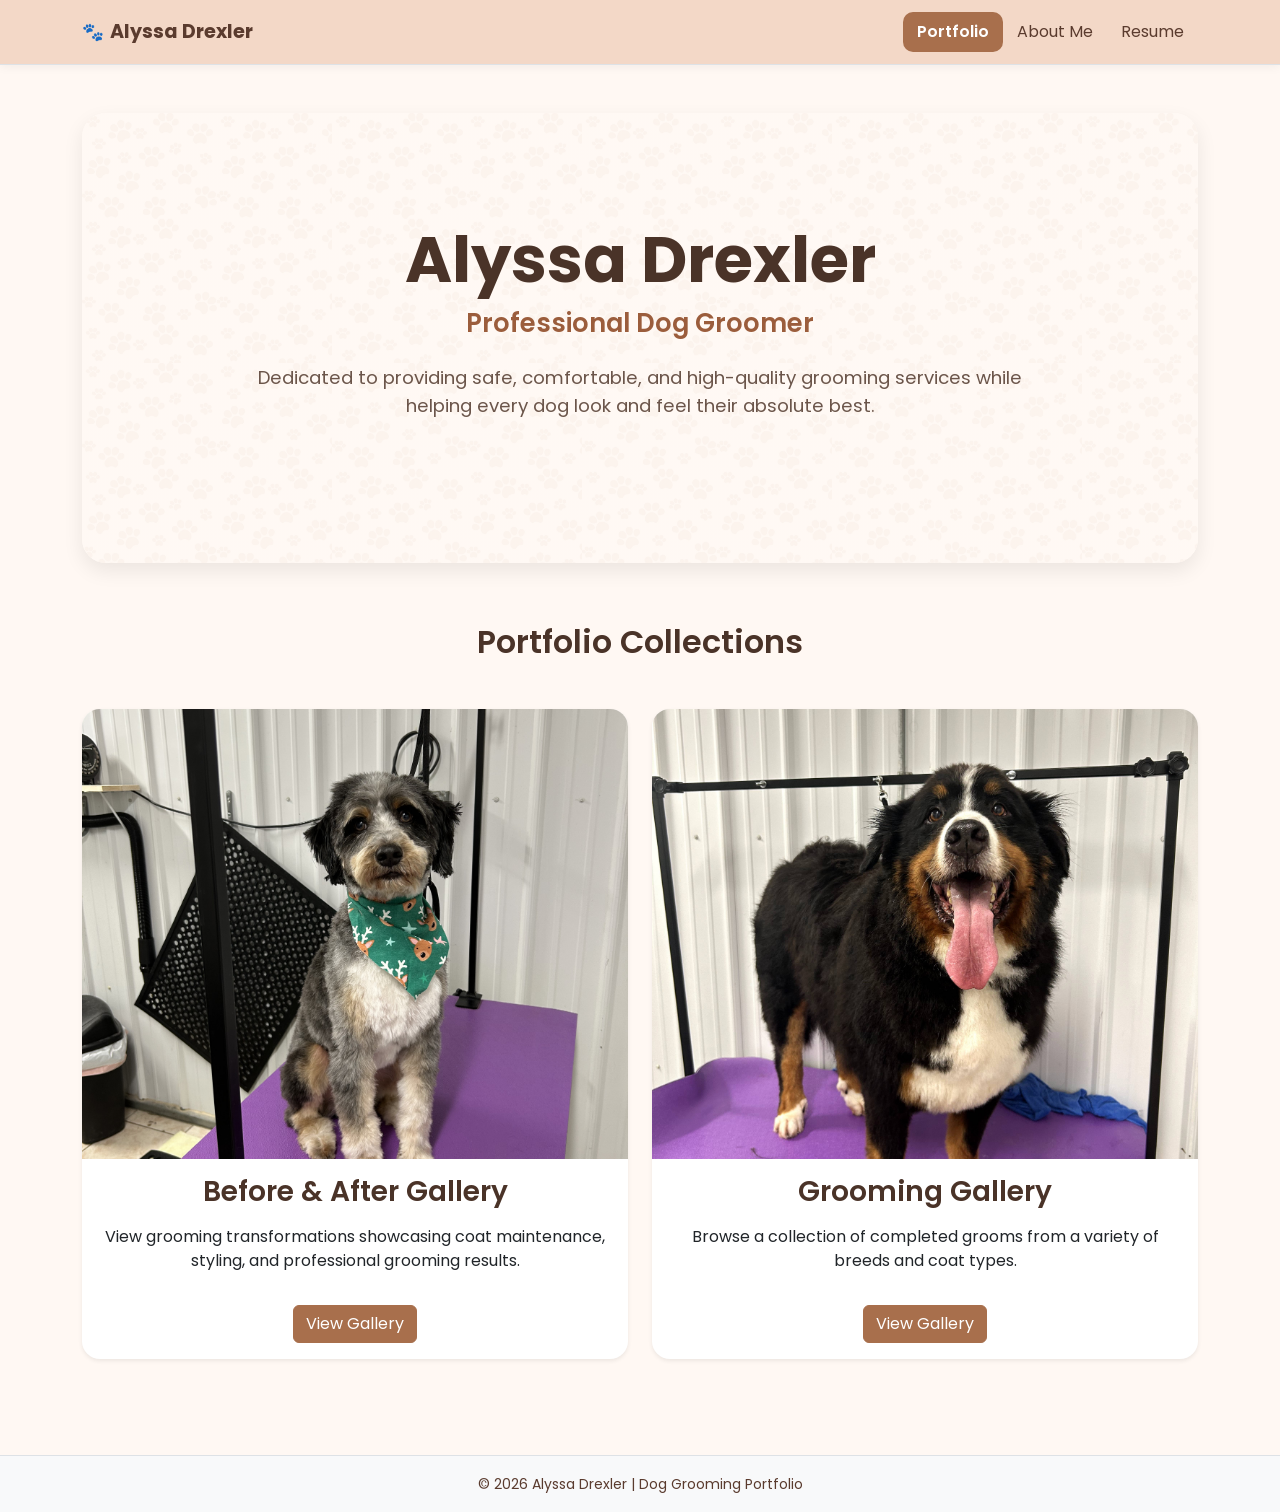
<file: index.html>
<!DOCTYPE html>
<html lang="en">
<head>
  <meta charset="UTF-8" />
  <meta name="viewport" content="width=device-width, initial-scale=1.0" />
  <title>Alyssa Drexler Grooming Portfolio</title>

  <!-- Bootstrap CSS -->
  <link href="https://cdn.jsdelivr.net/npm/bootstrap@5.3.8/dist/css/bootstrap.min.css" rel="stylesheet">

  <link rel="preconnect" href="https://fonts.googleapis.com">
  <link rel="preconnect" href="https://fonts.gstatic.com" crossorigin>
  <link href="https://fonts.googleapis.com/css2?family=Poppins:wght@300;400;500;600;700&display=swap" rel="stylesheet">
  <!-- Your custom CSS -->
  <link rel="stylesheet" href="./style.css">
</head>

<body>
  <!-- Navbar -->
  <nav class="navbar navbar-expand-lg navbar-light bg-light border-bottom">
    <div class="container">
      <a class="navbar-brand fw-bold" href="index.html">
            <span class="paw-icon">🐾</span>Alyssa Drexler
        </a>

      <button class="navbar-toggler" type="button" data-bs-toggle="collapse" data-bs-target="#navbarNav">
        <span class="navbar-toggler-icon"></span>
      </button>

      <div class="collapse navbar-collapse" id="navbarNav">
        <ul class="navbar-nav ms-auto">
          <li class="nav-item">
            <a class="nav-link active" href="index.html">Portfolio</a>
          </li>
          <li class="nav-item">
            <a class="nav-link" href="about.html">About Me</a>
          </li>
          <li class="nav-item">
            <a class="nav-link" href="resume.html">Resume</a>
          </li>
        </ul>
      </div>
    </div>
  </nav>

  <!-- Hero Section -->
<main class="container py-5">

  <section class="hero-section fade-in">
    <div class="hero-content">
      <h1>Alyssa Drexler</h1>

      <h2>Professional Dog Groomer</h2>

      <p>
        Dedicated to providing safe, comfortable, and high-quality grooming
        services while helping every dog look and feel their absolute best.
      </p>
    </div>
  </section>

    <!-- Portfolio Preview -->
   <section class="fade-in fade-in-delay-1">
    <h2 class="text-center mb-5">Portfolio Collections</h2>

    <div class="row g-4">

        <!-- Before & After Gallery -->
       <div class="col-md-6 fade-in fade-in-delay-2">
            <div class="card h-100 shadow-sm">

                <img src="before_and_after/goose-after.jpg"
                   class="card-img-top gallery-preview"
                   alt="Before and After Gallery Preview">

                <div class="card-body text-center">

                    <h3>Before & After Gallery</h3>

                    <p class="mt-3">
                        View grooming transformations showcasing coat maintenance,
                        styling, and professional grooming results.
                    </p>

                    <a href="portfolio-baa.html"
                       class="btn btn-primary mt-3">
                        View Gallery
                    </a>

                </div>
            </div>
        </div>

        <!-- Grooming Gallery -->
      <div class="col-md-6 fade-in fade-in-delay-3">
            <div class="card h-100 shadow-sm">

                <img src="gallery/Teddy.jpg"
                   class="card-img-top gallery-preview"
                   alt="Grooming Gallery Preview">

                <div class="card-body text-center">

                    <h3>Grooming Gallery</h3>

                    <p class="mt-3">
                        Browse a collection of completed grooms from a variety
                        of breeds and coat types.
                    </p>

                    <a href="portfolio-gallery.html"
                       class="btn btn-primary mt-3">
                        View Gallery
                    </a>

                </div>
            </div>
        </div>

    </div>
</section>
  </main>

  <!-- Footer -->
  <footer class="bg-light border-top py-3 mt-5">
    <div class="container text-center">
      <small>&copy; 2026 Alyssa Drexler | Dog Grooming Portfolio</small>
    </div>
  </footer>

  <!-- Bootstrap JS -->
  <script src="https://cdn.jsdelivr.net/npm/bootstrap@5.3.8/dist/js/bootstrap.bundle.min.js"></script>
</body>
</html>
</file>
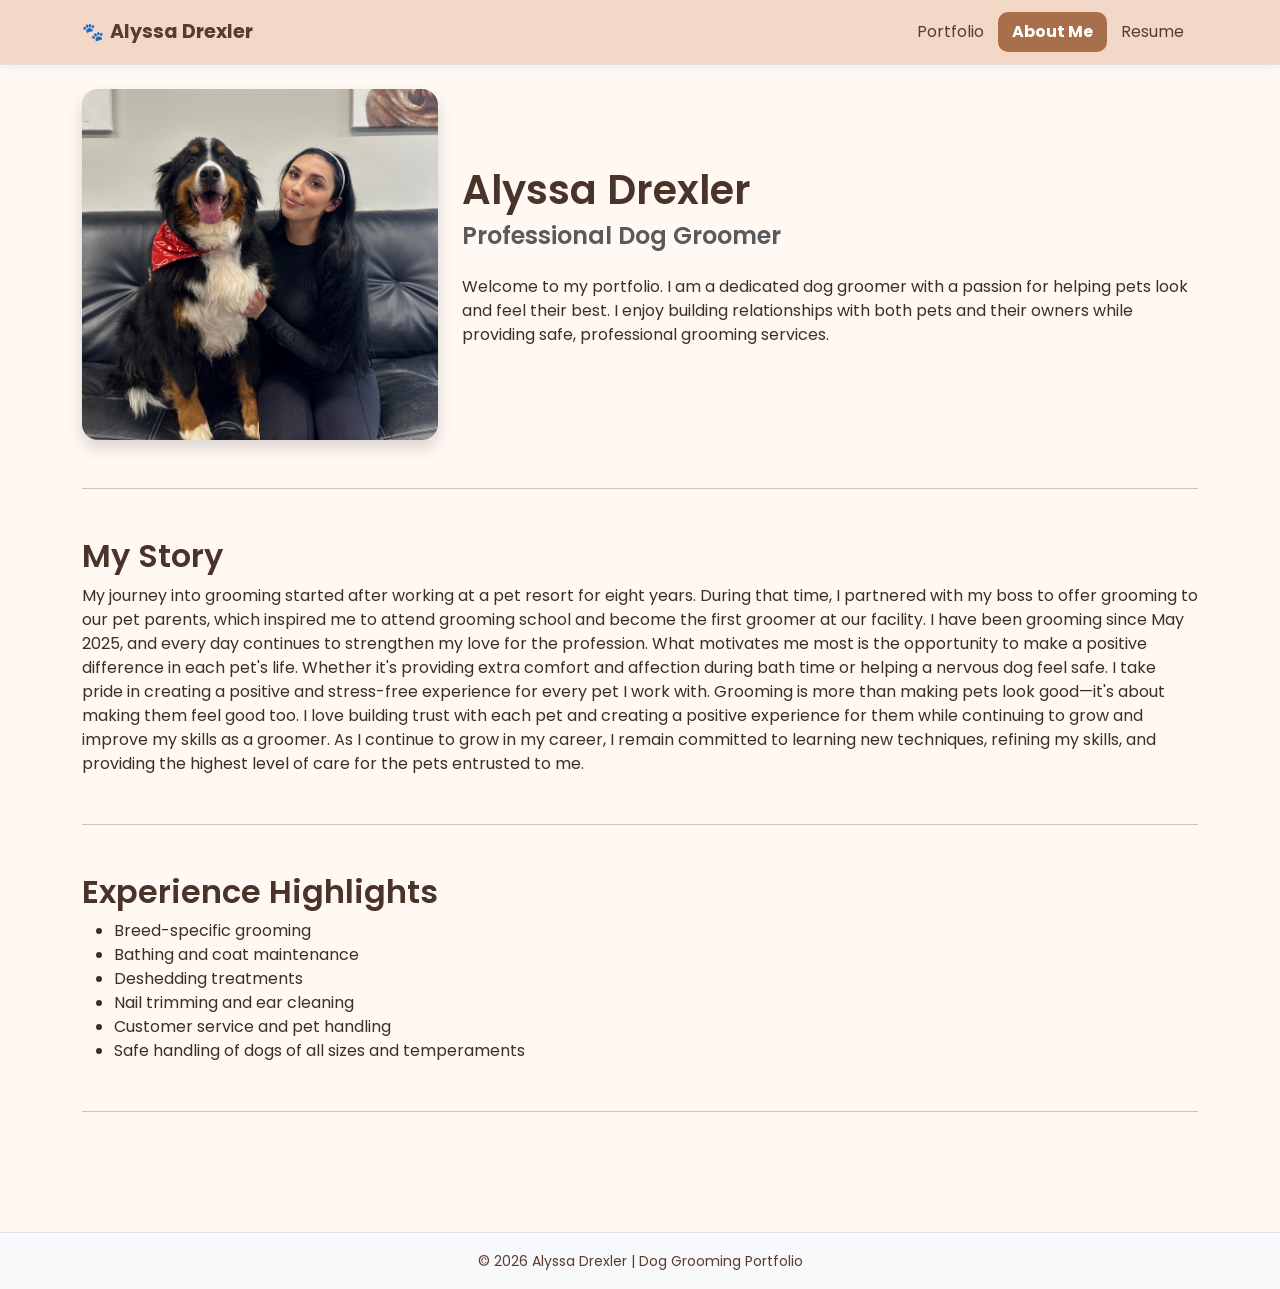
<file: about.html>
<!DOCTYPE html>
<html lang="en">
<head>
    <meta charset="UTF-8">
    <meta name="viewport" content="width=device-width, initial-scale=1.0">
    <title>About Me</title>

    <link href="https://cdn.jsdelivr.net/npm/bootstrap@5.3.8/dist/css/bootstrap.min.css" rel="stylesheet">
    <link rel="preconnect" href="https://fonts.googleapis.com">
    <link rel="preconnect" href="https://fonts.gstatic.com" crossorigin>
    <link href="https://fonts.googleapis.com/css2?family=Poppins:wght@300;400;500;600;700&display=swap" rel="stylesheet">
    <link rel="stylesheet" href="style.css">
</head>

<body>

<nav class="navbar navbar-expand-lg navbar-light bg-light border-bottom">
    <div class="container">
        <a class="navbar-brand fw-bold" href="index.html">
            <span class="paw-icon">🐾</span>Alyssa Drexler
        </a>

        <button class="navbar-toggler" type="button" data-bs-toggle="collapse" data-bs-target="#navbarNav">
            <span class="navbar-toggler-icon"></span>
        </button>

        <div class="collapse navbar-collapse" id="navbarNav">
            <ul class="navbar-nav ms-auto">

                <li class="nav-item">
                    <a class="nav-link" href="index.html">Portfolio</a>
                </li>

                <li class="nav-item">
                    <a class="nav-link active fw-bold" href="about.html">About Me</a>
                </li>

                <li class="nav-item">
                    <a class="nav-link" href="resume.html">Resume</a>
                </li>

            </ul>
        </div>
    </div>
</nav>

<main>
<div class="container py-4">

    <div class="row align-items-center fade-in">
        <div class="col-md-4 text-center mb-4 mb-md-0">
            <img src="photos/profile.jpeg"
                 class="img-fluid rounded-4 shadow"
                 alt="Professional Groomer">
        </div>

        <div class="col-md-8">
            <h1>Alyssa Drexler</h1>
            <h4 class="text-muted">Professional Dog Groomer</h4>

            <p class="mt-4">
                Welcome to my portfolio. I am a dedicated dog groomer
                with a passion for helping pets look and feel their best.
                I enjoy building relationships with both pets and their owners
                while providing safe, professional grooming services.
            </p>
        </div>
    </div>

    <hr class="my-5">

    <div class="fade-in fade-in-delay-1">
        <h2>My Story</h2>
    
        <p>
            My journey into grooming started after working at a pet resort for eight years. During that time, I partnered with my boss to offer grooming to our pet parents, which inspired me to attend grooming school and become the first groomer at our facility.
    I have been grooming since May 2025, and every day continues to strengthen my love for the profession. What motivates me most is the opportunity to make a positive difference in each pet's life. Whether it's providing extra comfort and affection during bath time or helping a nervous dog feel safe. I take pride in creating a positive and stress-free experience for every pet I work with. 
    Grooming is more than making pets look good—it's about making them feel good too. I love building trust with each pet and creating a positive experience for them while continuing to grow and improve my skills as a groomer. As I continue to grow in my career, I remain committed to learning new techniques, refining my skills, and providing the highest level of care for the pets entrusted to me. 
    
        </p>
    </div>

    <hr class="my-5">

    <div class="fade-in fade-in-delay-2">
        <h2>Experience Highlights</h2>
    
        <ul>
            <li>Breed-specific grooming</li>
            <li>Bathing and coat maintenance</li>
            <li>Deshedding treatments</li>
            <li>Nail trimming and ear cleaning</li>
            <li>Customer service and pet handling</li>
            <li>Safe handling of dogs of all sizes and temperaments</li>
        </ul>
    </div>

    <hr class="my-5">

</div>
</main>   

<footer class="bg-light border-top py-3 mt-5">
    <div class="container text-center">
        <small>&copy; 2026 Alyssa Drexler | Dog Grooming Portfolio</small>
    </div>
</footer>

<script src="https://cdn.jsdelivr.net/npm/bootstrap@5.3.8/dist/js/bootstrap.bundle.min.js"></script>

</body>
</html>
</file>
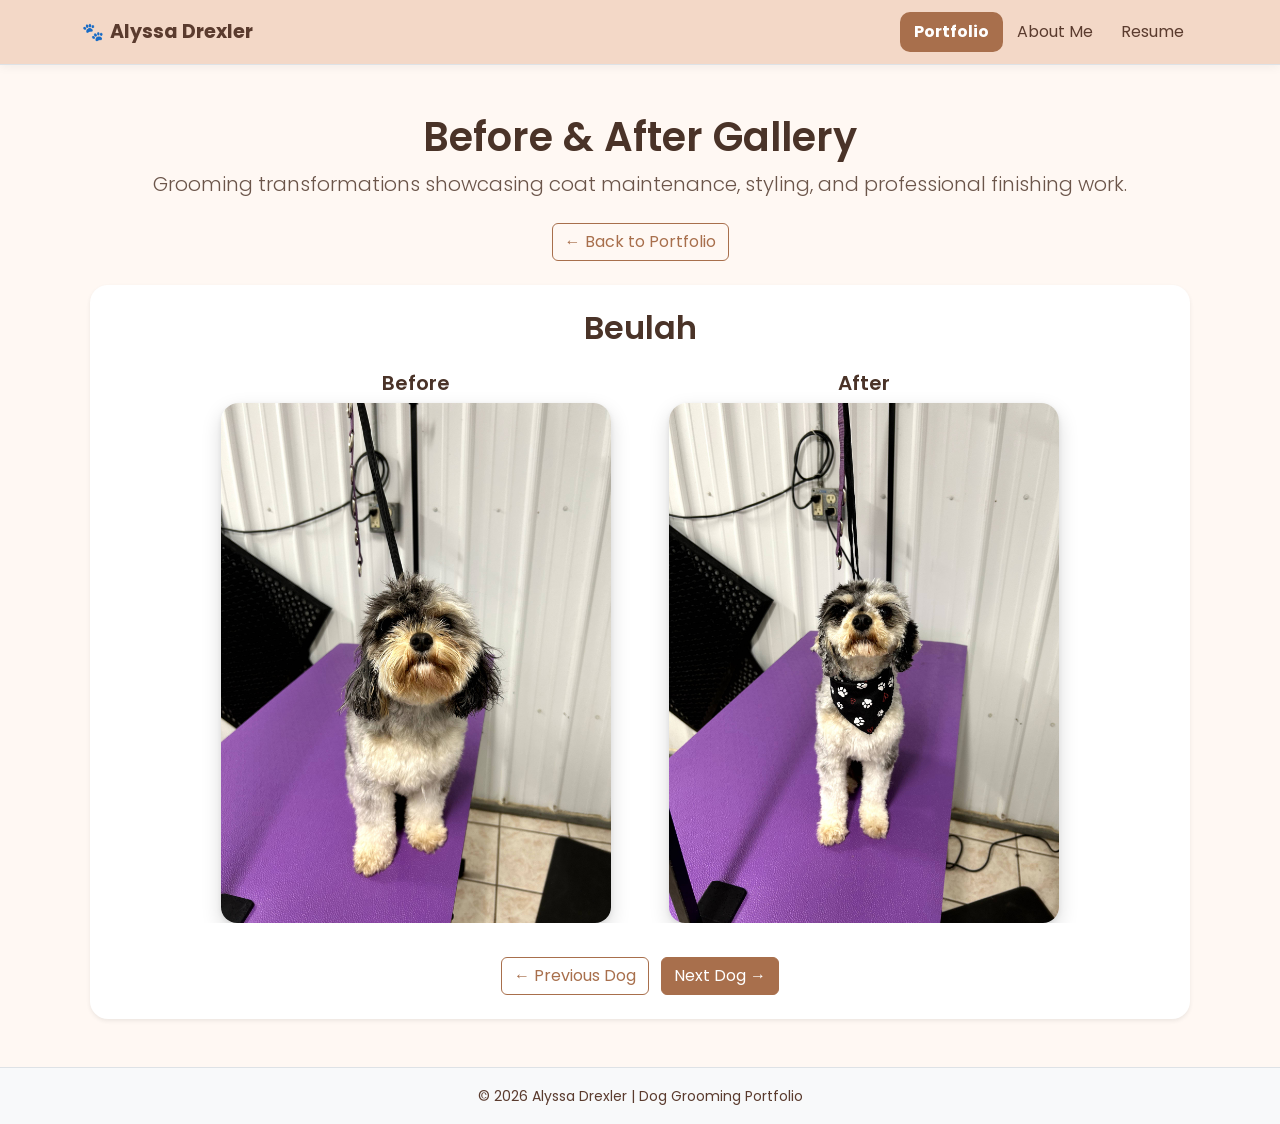
<file: portfolio-baa.html>
<!DOCTYPE html>
<html lang="en">
<head>
    <meta charset="UTF-8">
    <meta name="viewport" content="width=device-width, initial-scale=1.0">
    <title>Before & After Gallery - Alyssa Drexler</title>

    <link href="https://cdn.jsdelivr.net/npm/bootstrap@5.3.8/dist/css/bootstrap.min.css" rel="stylesheet">
    <link rel="preconnect" href="https://fonts.googleapis.com">
    <link rel="preconnect" href="https://fonts.gstatic.com" crossorigin>
    <link href="https://fonts.googleapis.com/css2?family=Poppins:wght@300;400;500;600;700&display=swap" rel="stylesheet">
    <link rel="stylesheet" href="style.css">
</head>

<body>

<nav class="navbar navbar-expand-lg navbar-light bg-light border-bottom">
    <div class="container">
        <a class="navbar-brand fw-bold" href="index.html">
            <span class="paw-icon">🐾</span>Alyssa Drexler
        </a>

        <button class="navbar-toggler" type="button" data-bs-toggle="collapse" data-bs-target="#navbarNav">
            <span class="navbar-toggler-icon"></span>
        </button>

        <div class="collapse navbar-collapse" id="navbarNav">
            <ul class="navbar-nav ms-auto">
                <li class="nav-item">
                    <a class="nav-link active fw-bold" href="index.html">Portfolio</a>
                </li>

                <li class="nav-item">
                    <a class="nav-link" href="about.html">About Me</a>
                </li>

                <li class="nav-item">
                    <a class="nav-link" href="resume.html">Resume</a>
                </li>
            </ul>
        </div>
    </div>
</nav>

<main>
    <div class="container py-5">

        <div class="text-center mb-4">
            <h1>Before & After Gallery</h1>
            <p class="lead">
                Grooming transformations showcasing coat maintenance, styling, and professional finishing work.
            </p>

            <a href="index.html" class="btn btn-outline-primary mt-2">
                ← Back to Portfolio
            </a>
        </div>

        <div class="card shadow-sm mx-auto fade-in" style="max-width: 1100px;">
            <div class="card-body p-4">

                <div id="beforeAfterCarousel" class="carousel slide">
                    <div class="carousel-inner">

                        <!-- Beulah -->
                        <div class="carousel-item active">
                            <h2 class="text-center mb-4">Beulah</h2>

                            <div class="row justify-content-center align-items-start">
                                <div class="col-md-5 text-center mb-4 mb-md-0">
                                    <h5>Before</h5>
                                    <img src="before_and_after/beulah-before.jpg" class="img-fluid before-after-img" alt="Beulah Before">
                                </div>

                                <div class="col-md-5 text-center">
                                    <h5>After</h5>
                                    <img src="before_and_after/beulah-after.jpg" class="img-fluid before-after-img" alt="Beulah After">
                                </div>
                            </div>
                        </div>

                        <!-- Bode -->
                        <div class="carousel-item">
                            <h2 class="text-center mb-4">Bode</h2>

                            <div class="row justify-content-center align-items-start">
                                <div class="col-md-5 text-center mb-4 mb-md-0">
                                    <h5>Before</h5>
                                    <img src="before_and_after/bode-before.jpg" class="img-fluid before-after-img" alt="Bode Before">
                                </div>

                                <div class="col-md-5 text-center">
                                    <h5>After</h5>
                                    <img src="before_and_after/bode-after.jpg" class="img-fluid before-after-img" alt="Bode After">
                                </div>
                            </div>
                        </div>

                        <!-- Goose -->
                        <div class="carousel-item">
                            <h2 class="text-center mb-4">Goose</h2>

                            <div class="row justify-content-center align-items-start">
                                <div class="col-md-5 text-center mb-4 mb-md-0">
                                    <h5>Before</h5>
                                    <img src="before_and_after/goose-before.jpg" class="img-fluid before-after-img" alt="Goose Before">
                                </div>

                                <div class="col-md-5 text-center">
                                    <h5>After</h5>
                                    <img src="before_and_after/goose-after.jpg" class="img-fluid before-after-img" alt="Goose After">
                                </div>
                            </div>
                        </div>

                        <!-- Izzy -->
                        <div class="carousel-item">
                            <h2 class="text-center mb-4">Izzy</h2>

                            <div class="row justify-content-center align-items-start">
                                <div class="col-md-5 text-center mb-4 mb-md-0">
                                    <h5>Before</h5>
                                    <img src="before_and_after/izzy-before.jpg" class="img-fluid before-after-img" alt="Izzy Before">
                                </div>

                                <div class="col-md-5 text-center">
                                    <h5>After</h5>
                                    <img src="before_and_after/izzy-after.jpg" class="img-fluid before-after-img" alt="Izzy After">
                                </div>
                            </div>
                        </div>

                        <!-- Pippa -->
                        <div class="carousel-item">
                            <h2 class="text-center mb-4">Pippa</h2>

                            <div class="row justify-content-center align-items-start">
                                <div class="col-md-5 text-center mb-4 mb-md-0">
                                    <h5>Before</h5>
                                    <img src="before_and_after/pippa-before.jpg" class="img-fluid before-after-img" alt="Pippa Before">
                                </div>

                                <div class="col-md-5 text-center">
                                    <h5>After</h5>
                                    <img src="before_and_after/pippa-after.jpg" class="img-fluid before-after-img" alt="Pippa After">
                                </div>
                            </div>
                        </div>

                        <!-- Pippin -->
                        <div class="carousel-item">
                            <h2 class="text-center mb-4">Pippin</h2>

                            <div class="row justify-content-center align-items-start">
                                <div class="col-md-5 text-center mb-4 mb-md-0">
                                    <h5>Before</h5>
                                    <img src="before_and_after/pippin-before.jpg" class="img-fluid before-after-img" alt="Pippin Before">
                                </div>

                                <div class="col-md-5 text-center">
                                    <h5>After</h5>
                                    <img src="before_and_after/pippin-after.jpg" class="img-fluid before-after-img" alt="Pippin After">
                                </div>
                            </div>
                        </div>

                        <!-- Shelby -->
                        <div class="carousel-item">
                            <h2 class="text-center mb-4">Shelby</h2>

                            <div class="row justify-content-center align-items-start">
                                <div class="col-md-5 text-center mb-4 mb-md-0">
                                    <h5>Before</h5>
                                    <img src="before_and_after/shelby-before.jpg" class="img-fluid before-after-img" alt="Shelby Before">
                                </div>

                                <div class="col-md-5 text-center">
                                    <h5>After</h5>
                                    <img src="before_and_after/shelby-after.jpg" class="img-fluid before-after-img" alt="Shelby After">
                                </div>
                            </div>
                        </div>

                    </div>

                    <div class="before-after-controls text-center mt-4">
                        <button class="btn btn-outline-primary me-2" type="button" data-bs-target="#beforeAfterCarousel" data-bs-slide="prev">
                            ← Previous Dog
                        </button>

                        <button class="btn btn-primary" type="button" data-bs-target="#beforeAfterCarousel" data-bs-slide="next">
                            Next Dog →
                        </button>
                    </div>

                </div>

            </div>
        </div>

    </div>
</main>

<footer class="bg-light border-top py-3">
    <div class="container text-center">
        <small>&copy; 2026 Alyssa Drexler | Dog Grooming Portfolio</small>
    </div>
</footer>

<script src="https://cdn.jsdelivr.net/npm/bootstrap@5.3.8/dist/js/bootstrap.bundle.min.js"></script>

</body>
</html>
</file>
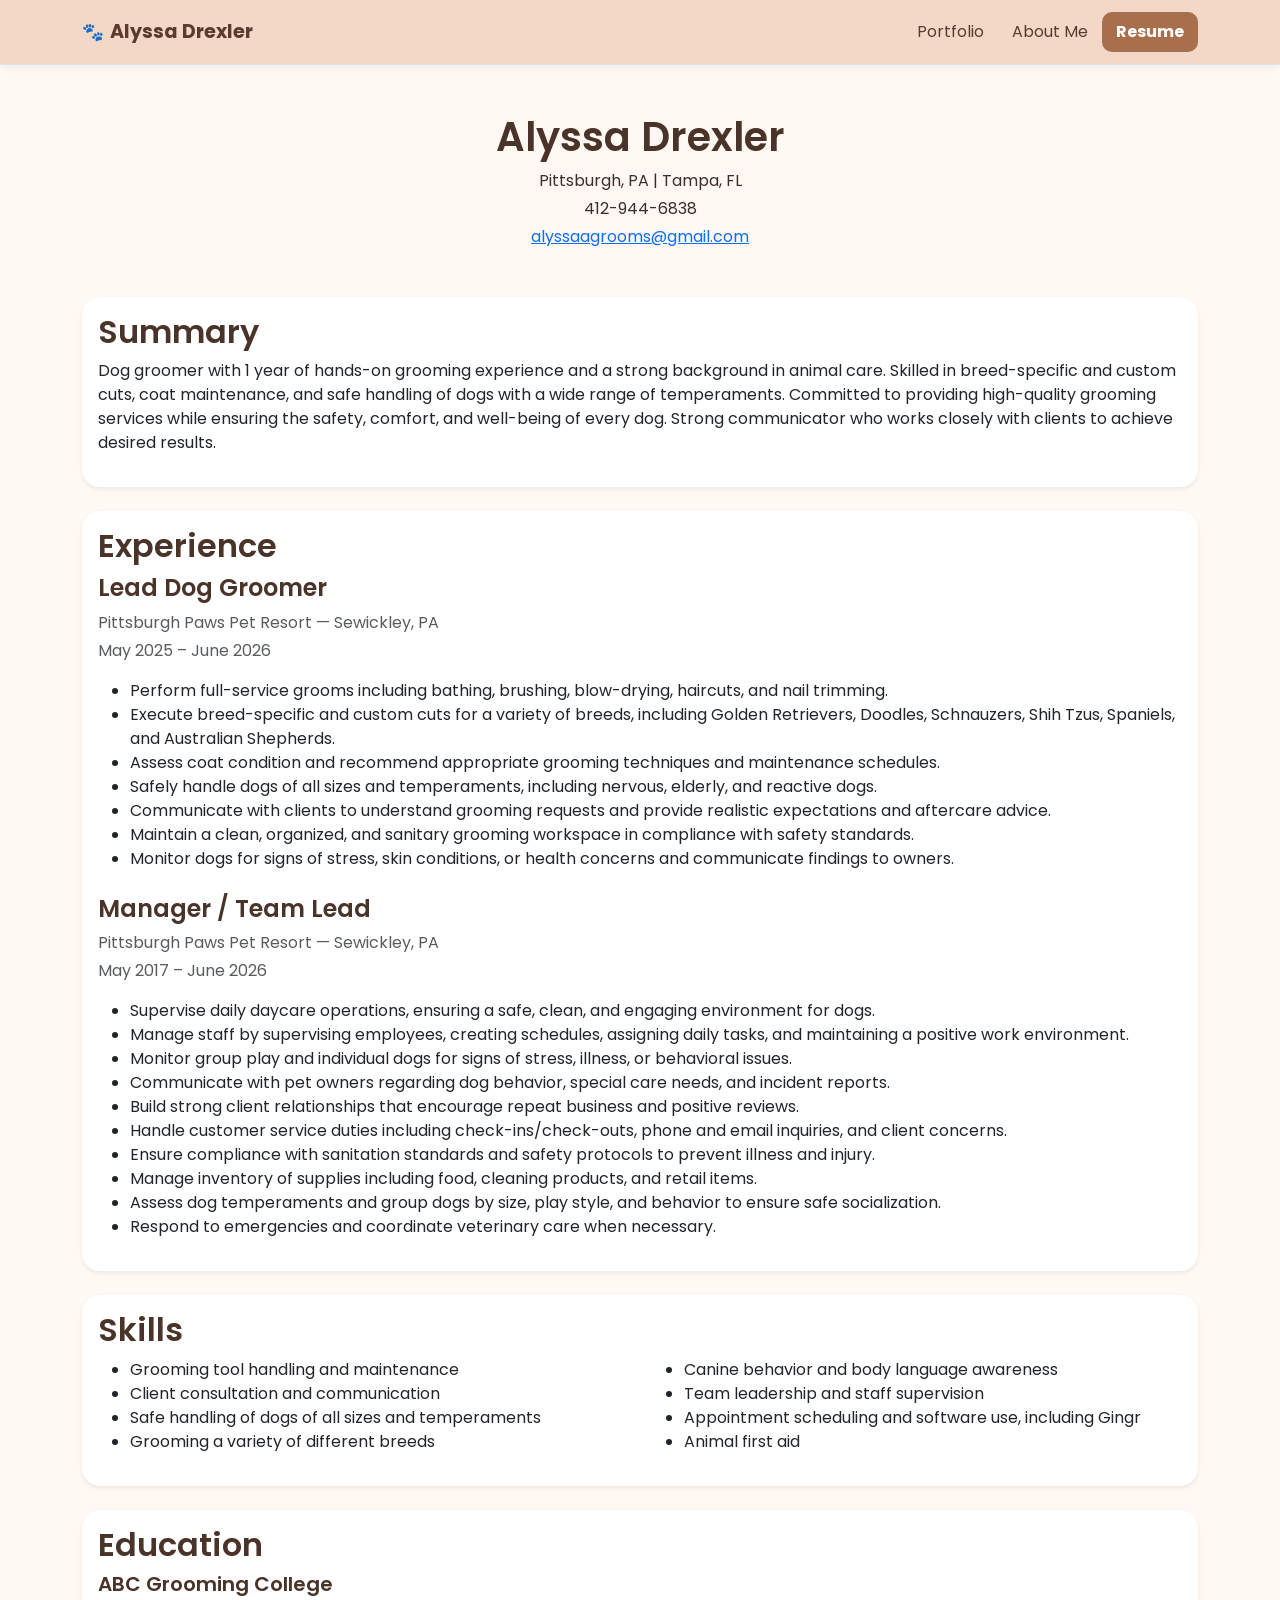
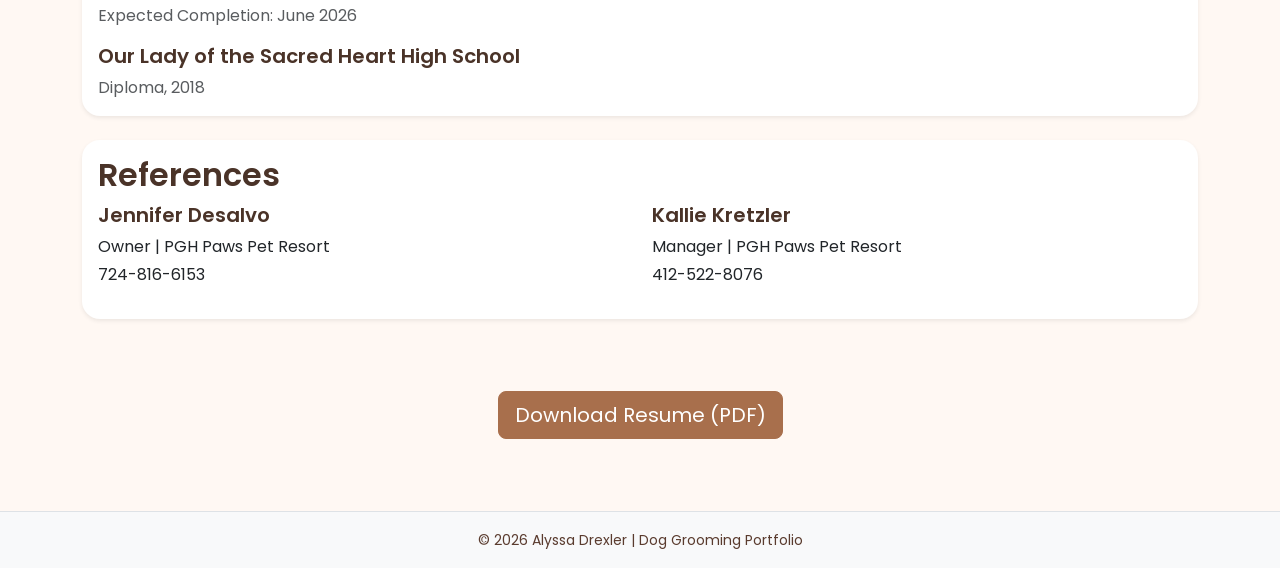
<file: resume.html>
<!DOCTYPE html>
<html lang="en">
<head>
    <meta charset="UTF-8">
    <meta name="viewport" content="width=device-width, initial-scale=1.0">
    <title>Resume - Alyssa Drexler</title>

    <link href="https://cdn.jsdelivr.net/npm/bootstrap@5.3.8/dist/css/bootstrap.min.css" rel="stylesheet">
    <link rel="preconnect" href="https://fonts.googleapis.com">
    <link rel="preconnect" href="https://fonts.gstatic.com" crossorigin>
    <link href="https://fonts.googleapis.com/css2?family=Poppins:wght@300;400;500;600;700&display=swap" rel="stylesheet">
    <link rel="stylesheet" href="style.css"> 
</head>

<body>

<nav class="navbar navbar-expand-lg navbar-light bg-light border-bottom">
    <div class="container">
        <a class="navbar-brand fw-bold" href="index.html">
            <span class="paw-icon">🐾</span>Alyssa Drexler
        </a>

        <button class="navbar-toggler" type="button" data-bs-toggle="collapse" data-bs-target="#navbarNav">
            <span class="navbar-toggler-icon"></span>
        </button>

        <div class="collapse navbar-collapse" id="navbarNav">
            <ul class="navbar-nav ms-auto">
                <li class="nav-item">
                    <a class="nav-link" href="index.html">Portfolio</a>
                </li>

                <li class="nav-item">
                    <a class="nav-link" href="about.html">About Me</a>
                </li>

                <li class="nav-item">
                    <a class="nav-link active fw-bold" href="resume.html">Resume</a>
                </li>
            </ul>
        </div>
    </div>
</nav>

<main>
<div class="container py-5">

    <div class="text-center mb-5">
        <h1>Alyssa Drexler</h1>
        <p class="mb-1">Pittsburgh, PA | Tampa, FL</p>
        <p class="mb-1">412-944-6838</p>
        <p>
            <a href="mailto:alyssaagrooms@gmail.com">alyssaagrooms@gmail.com</a>
        </p>
    </div>

    <div class="card shadow-sm mb-4">
        <div class="card-body">
            <h2>Summary</h2>
            <p>
                Dog groomer with 1 year of hands-on grooming experience and a strong background in animal care.
                Skilled in breed-specific and custom cuts, coat maintenance, and safe handling of dogs with a wide
                range of temperaments. Committed to providing high-quality grooming services while ensuring the safety,
                comfort, and well-being of every dog. Strong communicator who works closely with clients to achieve
                desired results.
            </p>
        </div>
    </div>

    <div class="card shadow-sm mb-4">
        <div class="card-body">
            <h2>Experience</h2>

            <div class="mb-4">
                <h4>Lead Dog Groomer</h4>
                <p class="text-muted mb-1">Pittsburgh Paws Pet Resort — Sewickley, PA</p>
                <p class="text-muted">May 2025 – June 2026</p>

                <ul>
                    <li>Perform full-service grooms including bathing, brushing, blow-drying, haircuts, and nail trimming.</li>
                    <li>Execute breed-specific and custom cuts for a variety of breeds, including Golden Retrievers, Doodles, Schnauzers, Shih Tzus, Spaniels, and Australian Shepherds.</li>
                    <li>Assess coat condition and recommend appropriate grooming techniques and maintenance schedules.</li>
                    <li>Safely handle dogs of all sizes and temperaments, including nervous, elderly, and reactive dogs.</li>
                    <li>Communicate with clients to understand grooming requests and provide realistic expectations and aftercare advice.</li>
                    <li>Maintain a clean, organized, and sanitary grooming workspace in compliance with safety standards.</li>
                    <li>Monitor dogs for signs of stress, skin conditions, or health concerns and communicate findings to owners.</li>
                </ul>
            </div>

            <div>
                <h4>Manager / Team Lead</h4>
                <p class="text-muted mb-1">Pittsburgh Paws Pet Resort — Sewickley, PA</p>
                <p class="text-muted">May 2017 – June 2026</p>

                <ul>
                    <li>Supervise daily daycare operations, ensuring a safe, clean, and engaging environment for dogs.</li>
                    <li>Manage staff by supervising employees, creating schedules, assigning daily tasks, and maintaining a positive work environment.</li>
                    <li>Monitor group play and individual dogs for signs of stress, illness, or behavioral issues.</li>
                    <li>Communicate with pet owners regarding dog behavior, special care needs, and incident reports.</li>
                    <li>Build strong client relationships that encourage repeat business and positive reviews.</li>
                    <li>Handle customer service duties including check-ins/check-outs, phone and email inquiries, and client concerns.</li>
                    <li>Ensure compliance with sanitation standards and safety protocols to prevent illness and injury.</li>
                    <li>Manage inventory of supplies including food, cleaning products, and retail items.</li>
                    <li>Assess dog temperaments and group dogs by size, play style, and behavior to ensure safe socialization.</li>
                    <li>Respond to emergencies and coordinate veterinary care when necessary.</li>
                </ul>
            </div>
        </div>
    </div>

    <div class="card shadow-sm mb-4">
        <div class="card-body">
            <h2>Skills</h2>

            <div class="row">
                <div class="col-md-6">
                    <ul>
                        <li>Grooming tool handling and maintenance</li>
                        <li>Client consultation and communication</li>
                        <li>Safe handling of dogs of all sizes and temperaments</li>
                        <li>Grooming a variety of different breeds</li>
                    </ul>
                </div>

                <div class="col-md-6">
                    <ul>
                        <li>Canine behavior and body language awareness</li>
                        <li>Team leadership and staff supervision</li>
                        <li>Appointment scheduling and software use, including Gingr</li>
                        <li>Animal first aid</li>
                    </ul>
                </div>
            </div>
        </div>
    </div>

    <div class="card shadow-sm mb-4">
        <div class="card-body">
            <h2>Education</h2>

            <div class="mb-3">
                <h5>ABC Grooming College</h5>
                <p class="text-muted mb-0">Expected Completion: June 2026</p>
            </div>

            <div>
                <h5>Our Lady of the Sacred Heart High School</h5>
                <p class="text-muted mb-0">Diploma, 2018</p>
            </div>
        </div>
    </div>

    <div class="card shadow-sm mb-4">
        <div class="card-body">
            <h2>References</h2>

            <div class="row">
                <div class="col-md-6">
                    <h5>Jennifer Desalvo</h5>
                    <p class="mb-1">Owner | PGH Paws Pet Resort</p>
                    <p>724-816-6153</p>
                </div>

                <div class="col-md-6">
                    <h5>Kallie Kretzler</h5>
                    <p class="mb-1">Manager | PGH Paws Pet Resort</p>
                    <p>412-522-8076</p>
                </div>
            </div>
        </div>
    </div>

</div>

<div class="text-center mb-4">
    <a href="documents/resume.pdf"
       class="btn btn-primary btn-lg"
       target="_blank">
        Download Resume (PDF)
    </a>
</div>
</main>

<footer class="bg-light border-top py-3 mt-5">
    <div class="container text-center">
        <small>&copy; 2026 Alyssa Drexler | Dog Grooming Portfolio</small>
    </div>
</footer>

<script src="https://cdn.jsdelivr.net/npm/bootstrap@5.3.8/dist/js/bootstrap.bundle.min.js"></script>

</body>
</html>
</file>
<file: style.css>
html,
body {
    height: 100%;
}

body {
    background-color: #fff8f3;
    color: #3a2f2a;
    font-family: 'Poppins', sans-serif;

    min-height: 100vh;
    display: flex;
    flex-direction: column;
}

main {
    flex: 1;
}

h1, h2, h3, h4, h5 {
    color: #4a3328;
    font-weight: 600;
}

.navbar {
    background-color: #f3d8c7 !important;
    padding-top: 12px;
    padding-bottom: 12px;

    box-shadow: 0 2px 10px rgba(0,0,0,0.05);
}

.paw-icon {
    font-size: 1.1rem;
    margin-right: 6px;
}
.navbar-logo {
    width: 32px;
    height: 32px;
    margin-right: 10px;
    object-fit: contain;
}

.navbar-brand {
    color: #5a3b2e !important;
    font-weight: 700;
    font-size: 1.2rem;
}

.nav-link {
    color: #5a3b2e !important;

    padding: 8px 14px !important;

    border-radius: 10px;

    transition:
        background-color 0.2s ease,
        color 0.2s ease;
}

.nav-link:hover {
    background-color: rgba(168,111,76,0.12);
    color: #9b5d3c !important;
}

.nav-link.active {
    background-color: #a86f4c;
    color: white !important;
    font-weight: 600;
}

.lead {
    color: #6b554a;
}

.card {
    border: none;
    border-radius: 18px;
    background-color: #ffffff;
    box-shadow: 0 6px 18px rgba(90, 59, 46, 0.12);
}

.card img {
    border-top-left-radius: 18px;
    border-top-right-radius: 18px;
}

.btn-primary {
    background-color: #a86f4c;
    border-color: #a86f4c;
}

.btn-primary:hover {
    background-color: #8f5b3d;
    border-color: #8f5b3d;
}

.btn-outline-primary {
    color: #a86f4c;
    border-color: #a86f4c;
}

.btn-outline-primary:hover {
    background-color: #a86f4c;
    border-color: #a86f4c;
    color: white;
}

footer {
    background-color: #f3d8c7 !important;
    color: #5a3b2e;
}

.gallery-preview {
    height: 450px;
    width: 100%;
    object-fit: cover;
}
.masonry-gallery {
    display: grid;
    grid-template-columns: repeat(3, 1fr);
    gap: 24px;
    align-items: start;
}

.gallery-card {
    height: 520px;
    overflow: hidden;
    border-radius: 16px;

    display: block;

    box-shadow:
        0 8px 20px rgba(0,0,0,0.15),
        0 2px 6px rgba(0,0,0,0.08);

    transition:
        transform 0.25s ease,
        box-shadow 0.25s ease;
}

.gallery-card:hover {
    transform: translateY(-4px);

    box-shadow:
        0 16px 35px rgba(0,0,0,0.22),
        0 6px 12px rgba(0,0,0,0.12);
}

.gallery-img {
    width: 100%;
    height: 100%;
    object-fit: cover;
    cursor: pointer;
    display: block;
}

@media (max-width: 992px) {
    .masonry-gallery {
        grid-template-columns: repeat(2, 1fr);
    }
}

@media (max-width: 576px) {
    .masonry-gallery {
        grid-template-columns: 1fr;
    }
}

.before-after-img {
    max-height: 450px;
    width: auto;
    max-width: 100%;
}

.carousel-control-prev-icon,
.carousel-control-next-icon {
    filter: invert(1);
}

.hero-section {
    min-height: 450px;

    background-image:
        linear-gradient(
            rgba(255,248,243,0.90),
            rgba(255,248,243,0.90)
        ),
        url("photos/paw-print.jpg");

    background-repeat: repeat;
    background-size: 250px;

    border-radius: 24px;

    display: flex;
    align-items: center;
    justify-content: center;

    padding: 60px 40px;
    margin-bottom: 60px;

    box-shadow:
        0 8px 20px rgba(0,0,0,0.08);
}

.hero-content {
    text-align: center;
    max-width: 800px;
}

.hero-content h1 {
    font-size: 4rem;
    font-weight: 700;
    margin-bottom: 10px;
}

.hero-content h2 {
    color: #9b5d3c;
    font-size: 1.6rem;
    margin-bottom: 25px;
}

.hero-content p {
    font-size: 1.15rem;
    color: #6b554a;
    margin-bottom: 35px;
}

.hero-buttons {
    display: flex;
    justify-content: center;
    gap: 16px;
    flex-wrap: wrap;
}

.before-after-img {
    max-height: 520px;
    width: auto;
    max-width: 100%;
    border-radius: 16px;
    box-shadow:
        0 8px 20px rgba(0,0,0,0.15),
        0 2px 6px rgba(0,0,0,0.08);
}

.before-after-controls {
    padding-top: 10px;
}

.fade-in {
    opacity: 0;
    transform: translateY(18px);
    animation: fadeInUp 0.7s ease forwards;
}

.fade-in-delay-1 {
    animation-delay: 0.15s;
}

.fade-in-delay-2 {
    animation-delay: 0.3s;
}

.fade-in-delay-3 {
    animation-delay: 0.45s;
}

@keyframes fadeInUp {
    to {
        opacity: 1;
        transform: translateY(0);
    }
}
</file>
